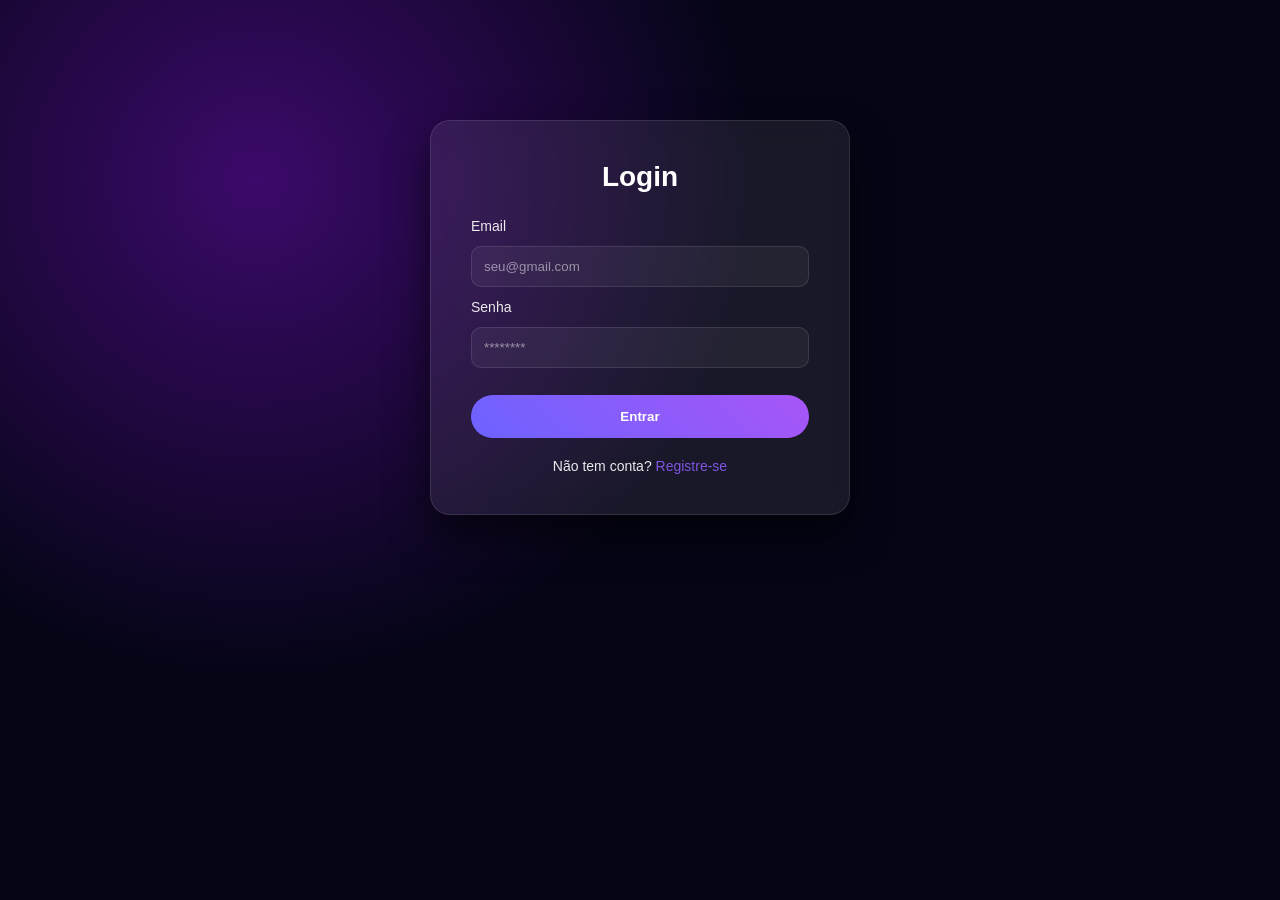
<file: course.html>
<!DOCTYPE html>
<html lang="pt-br">

<head>
    <meta charset="UTF-8">
    <meta name="viewport" content="width=device-width, initial-scale=1.0">
    <title>Curso - CODIFY</title>
    <link rel="stylesheet" href="Pessoal.css">
</head>

<body>

    <aside class="sidebar">
        <h2>Menu</h2>
        <div class="logo">CODIFY</div>
        <ul>
            <li><a href="dashboard.html">Dashboard</a></li>
            <li><a href="cursos/html/index.html">HTML</a></li>
            <li><a href="cursos/css/index.html">CSS</a></li>
            <li><a href="cursos/javascript/index.html">JavaScript</a></li>
            <li><a href="perfil.html">Perfil</a></li>
            <li><a href="index.html" id="logout">Logout</a></li>
        </ul>
    </aside>

    <main class="course-content">
        <button id="backBtn">Voltar ao Dashboard</button>
        <h1 id="courseTitle">Carregando...</h1>
        <div id="courseModules"></div>
    </main>

    <script src="api.js"></script>
    <script>
        if (!api.token) {
            window.location.href = 'login.html';
        }

        const urlParams = new URLSearchParams(window.location.search);
        const courseId = urlParams.get('courseId');

        async function loadCourse() {
            try {
                const data = await api.getCourse(courseId);

                if (data.success) {
                    const course = data.data;
                    document.getElementById('courseTitle').textContent = course.title;
                    const modulesDiv = document.getElementById('courseModules');
                    course.modules.forEach(module => {
                        const moduleDiv = document.createElement('div');
                        moduleDiv.className = 'module';

                        const titleEl = document.createElement('h2');
                        titleEl.textContent = module.title;

                        const descEl = document.createElement('p');
                        descEl.textContent = module.description;

                        const list = document.createElement('ul');
                        list.className = 'lessons-list';

                        (module.lessons || []).forEach(lesson => {
                            const li = document.createElement('li');
                            const link = document.createElement('a');
                            link.href = '#';
                            link.textContent = lesson.title + (lesson.completed ? ' (Completo)' : '');
                            link.addEventListener('click', (e) => {
                                e.preventDefault();
                                openLesson(lesson.id, lesson.title);
                            });
                            li.appendChild(link);
                            list.appendChild(li);
                        });

                        moduleDiv.appendChild(titleEl);
                        moduleDiv.appendChild(descEl);
                        moduleDiv.appendChild(list);
                        modulesDiv.appendChild(moduleDiv);
                    });
                } else {
                    alert('Erro: ' + data.error.message);
                }
            } catch (error) {
                alert('Erro: ' + error.message);
            }
        }

        function openLesson(lessonId, title) {
            const cleanId = lessonId.replace('les_', '');
            window.location.href = `lesson.html?lessonId=${cleanId}`;
        }

        loadCourse();

        document.getElementById('backBtn').addEventListener('click', () => {
            window.location.href = 'dashboard.html';
        });
    </script>

    <script>
        document.getElementById('logout').addEventListener('click', (e) => {
            e.preventDefault();
            api.clearToken();
            window.location.href = 'index.html';
        });
    </script>
</body>

</html>
</file>
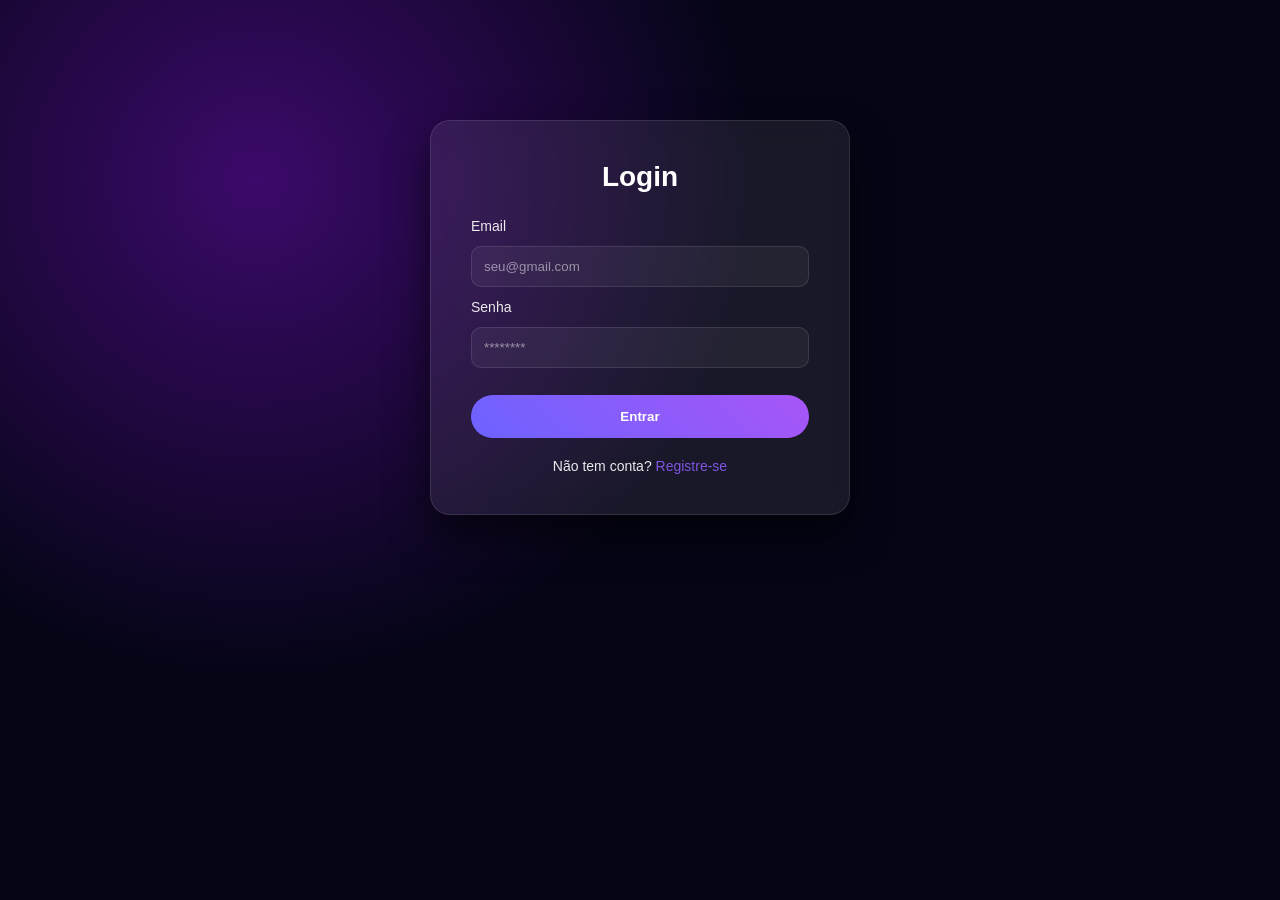
<file: dashboard.html>
<!DOCTYPE html>
<html lang="pt-br">

<head>
    <meta charset="UTF-8">
    <meta name="viewport" content="width=device-width, initial-scale=1.0">
    <title>Dashboard - CODIFY</title>
    <link rel="stylesheet" href="Pessoal.css">
</head>

<body>

    <nav class="topbar">
        <button id="toggleSidebar" class="icon-btn" aria-label="Toggle menu">☰</button>
        <div class="topbar-title">CODIFY</div>
        <div class="topbar-actions">
            <button id="logout" class="icon-btn" aria-label="Logout">⏻</button>
        </div>
    </nav>

    <aside class="sidebar" id="sidebar">
        <div class="sidebar-header">
            <div class="logo">CODIFY</div>
            <button id="closeSidebar" class="icon-btn" aria-label="Fechar menu">✕</button>
        </div>
        <ul>
            <li><a href="dashboard.html">Dashboard</a></li>
            <li><a href="cursos/html/index.html">HTML</a></li>
            <li><a href="cursos/css/index.html">CSS</a></li>
            <li><a href="cursos/javascript/index.html">JavaScript</a></li>
            <li><a href="perfil.html">Perfil</a></li>
        </ul>
    </aside>

    <div id="preloader" class="preloader">
        <div class="spinner"></div>
        <div class="preloader-text">Carregando painel...</div>
    </div>

    <main class="dashboard-content">
        <header class="dashboard-header">
            <h1>Bem-vindo, <span id="userName">Usuário</span>!</h1>
            <div class="dashboard-welcome">Aqui estão seus cursos e progresso.</div>
        </header>

        <section class="progress-overview">
            <h2>Seu Progresso</h2>
            <div id="progressStats" class="progress-grid">
                <div class="progress-card">
                    <span class="progress-title">Cursos em andamento</span>
                    <span class="progress-value" id="coursesInProgress">0</span>
                </div>
                <div class="progress-card">
                    <span class="progress-title">Cursos completados</span>
                    <span class="progress-value" id="completedCourses">0</span>
                </div>
                <div class="progress-card">
                    <span class="progress-title">Lições assistidas</span>
                    <span class="progress-value" id="totalLessons">0</span>
                </div>
            </div>
        </section>

        <section class="course-cards">
            <div class="section-header">
                <h2>Cursos Disponíveis</h2>
                <span class="section-subtitle">Clique em um curso para continuar aprendendo.</span>
            </div>
            <div id="courseList"></div>
        </section>
    </main>
    <script src="api.js"></script>
    <script>
        if (!api.token) {
            window.location.href = 'login.html';
        }

        const sidebar = document.getElementById('sidebar');
        const preloader = document.getElementById('preloader');

        function showPreloader(show) {
            preloader.style.display = show ? 'flex' : 'none';
        }

        document.getElementById('toggleSidebar').addEventListener('click', () => {
            sidebar.classList.toggle('collapsed');
        });

        document.getElementById('closeSidebar').addEventListener('click', () => {
            sidebar.classList.add('collapsed');
        });

        document.getElementById('logout').addEventListener('click', (e) => {
            e.preventDefault();
            api.clearToken();
            window.location.href = 'index.html';
        });

        async function loadDashboard() {
            try {
                showPreloader(true);
                const data = await api.getDashboard();
                showPreloader(false);

                if (data.success) {
                    const user = data.data.user;
                    document.getElementById('userName').textContent = user.name;

                    const progress = data.data.progress;
                    document.getElementById('coursesInProgress').textContent = progress.coursesInProgress;
                    document.getElementById('completedCourses').textContent = progress.completedCourses;
                    document.getElementById('totalLessons').textContent = progress.totalLessonsWatched;

                    const courseList = document.getElementById('courseList');
                    courseList.innerHTML = '';

                    data.data.courses.forEach(course => {
                        const courseDiv = document.createElement('div');
                        courseDiv.className = 'card course-card';
                        courseDiv.innerHTML = `
                            <h3>${course.title}</h3>
                            <p>${course.description}</p>
                            <div class="progress-bar">
                                <div class="progress-fill" style="width: ${course.progress}%"></div>
                                <span class="progress-text">${course.progress}%</span>
                            </div>
                            <button onclick="openCourse('${course.id}')">Continuar</button>
                        `;
                        courseList.appendChild(courseDiv);
                    });
                } else {
                    alert('Erro ao carregar dashboard: ' + data.error.message);
                }
            } catch (error) {
                showPreloader(false);
                alert('Erro: ' + error.message);
            }
        }

        function openCourse(courseId) {
            window.location.href = `course.html?courseId=${courseId}`;
        }

        loadDashboard();
    </script>
</body>

</html>
</file>
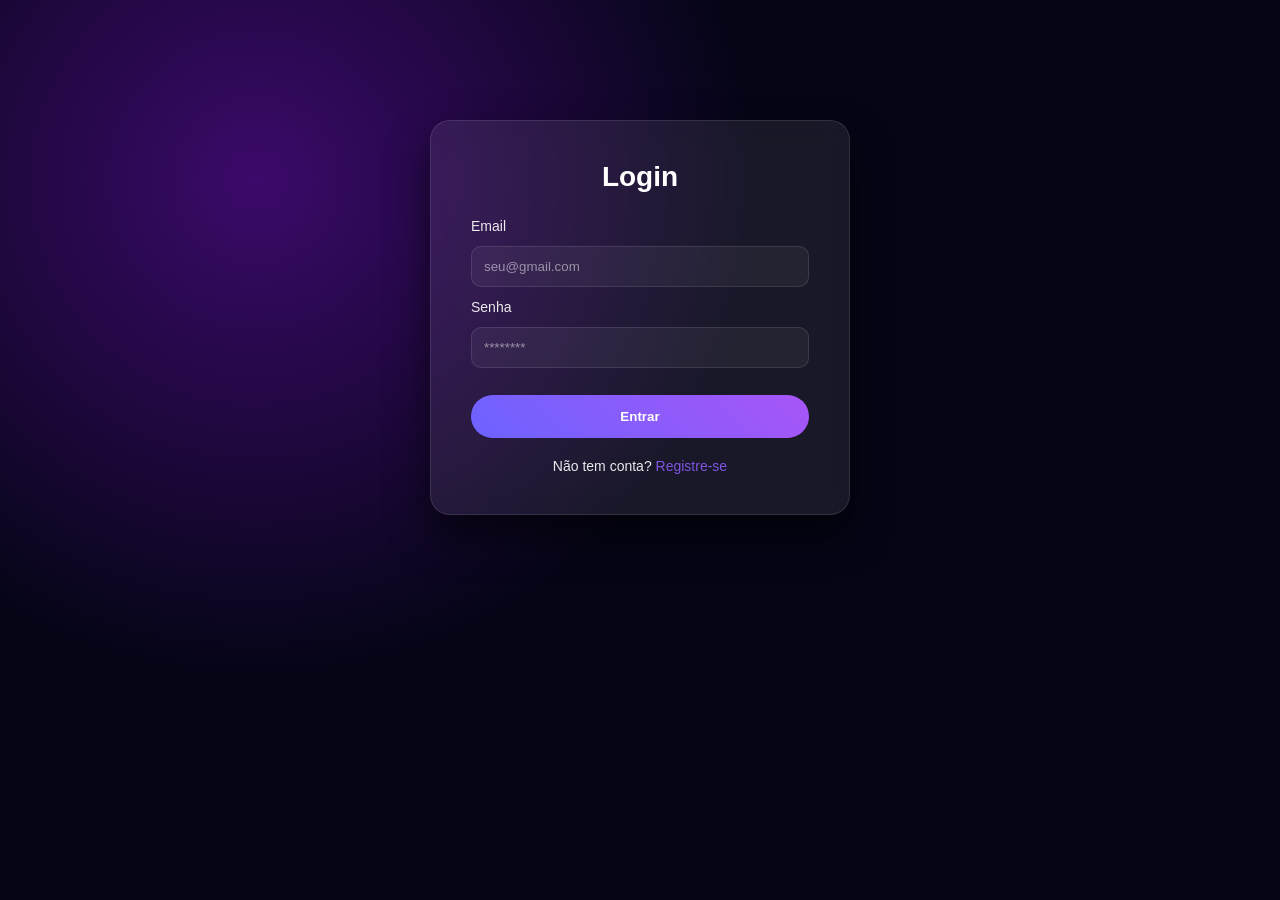
<file: lesson.html>
<!DOCTYPE html>
<html lang="pt-br">

<head>
    <meta charset="UTF-8">
    <meta name="viewport" content="width=device-width, initial-scale=1.0">
    <title>Lição - CODIFY</title>
    <link rel="stylesheet" href="Pessoal.css">
</head>

<body>

    <aside class="sidebar">
        <h2>Menu</h2>
        <div class="logo">CODIFY</div>
        <ul>
            <li><a href="dashboard.html">Dashboard</a></li>
            <li><a href="cursos/html/index.html">HTML</a></li>
            <li><a href="cursos/css/index.html">CSS</a></li>
            <li><a href="cursos/javascript/index.html">JavaScript</a></li>
            <li><a href="perfil.html">Perfil</a></li>
            <li><a href="index.html" id="logout">Logout</a></li>
        </ul>
    </aside>

    <main class="course-content">
        <button id="backBtn">Voltar ao Curso</button>
        <h1 id="lessonTitle">Carregando...</h1>
        <div id="lessonContent" class="lesson-content"></div>
    </main>

    <script src="api.js"></script>
    <script>
        if (!api.token) {
            window.location.href = 'login.html';
        }

        const urlParams = new URLSearchParams(window.location.search);
        const lessonId = urlParams.get('lessonId');

        function renderMarkdown(text) {
            // render simples de Markdown (suporta #, **, *, links e listas)
            let html = text
                .replace(/&/g, '&amp;')
                .replace(/</g, '&lt;')
                .replace(/>/g, '&gt;');

            // code blocks
            html = html.replace(/```([\s\S]*?)```/g, (m, code) => {
                return `<pre class="code-block"><code>${code}</code></pre>`;
            });

            // headings
            html = html.replace(/^### (.*)$/gm, '<h3>$1</h3>');
            html = html.replace(/^## (.*)$/gm, '<h2>$1</h2>');
            html = html.replace(/^# (.*)$/gm, '<h1>$1</h1>');

            // bold/italic
            html = html.replace(/\*\*(.*?)\*\*/g, '<strong>$1</strong>');
            html = html.replace(/\*(.*?)\*/g, '<em>$1</em>');

            // links
            html = html.replace(/\[([^\]]+)\]\(([^\)]+)\)/g, '<a href="$2" target="_blank">$1</a>');

            // lists
            html = html.replace(/^\s*\- (.*)$/gm, '<li>$1</li>');
            html = html.replace(/(<li>.*<\/li>)(\s*<li>.*<\/li>)+/g, (m) => `<ul>${m}</ul>`);

            // paragraphs
            html = html.replace(/^(?!<h|<ul|<li|<pre|<a)([^\n]+)$/gm, '<p>$1</p>');

            return html;
        }

        async function loadLesson() {
            try {
                const data = await api.getLesson(lessonId);

                if (data.success) {
                    const lesson = data.data;
                    document.getElementById('lessonTitle').textContent = lesson.title;
                    document.getElementById('lessonContent').innerHTML = renderMarkdown(lesson.content || '');
                } else {
                    document.getElementById('lessonTitle').textContent = 'Erro ao carregar lição';
                    document.getElementById('lessonContent').textContent = data.error?.message || 'Conteúdo indisponível';
                }
            } catch (error) {
                document.getElementById('lessonTitle').textContent = 'Erro de conexão';
                document.getElementById('lessonContent').textContent = error.message;
            }
        }

        loadLesson();

        document.getElementById('backBtn').addEventListener('click', () => {
            window.history.back();
        });

        document.getElementById('logout').addEventListener('click', (e) => {
            e.preventDefault();
            api.clearToken();
            window.location.href = 'index.html';
        });
    </script>
</body>

</html>
</file>
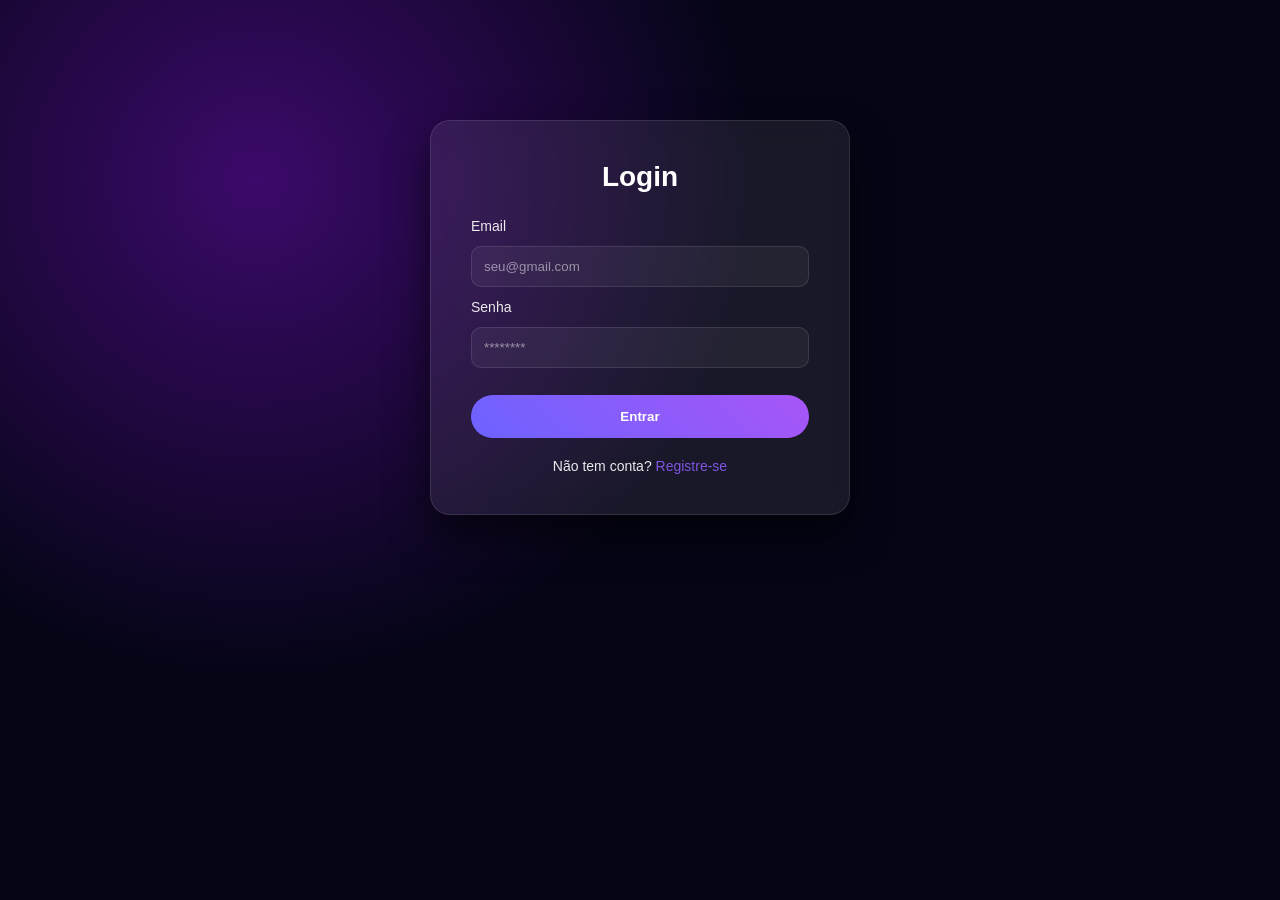
<file: login.html>
<!DOCTYPE html>
<html lang="pt-br">

<head>
    <meta charset="UTF-8">
    <meta name="viewport" content="width=device-width, initial-scale=1.0">
    <title>Login - CODIFY</title>
    <link rel="stylesheet" href="Style.css">
</head>

<body>
    <div class="auth-container">
        <h1>Login</h1>
        <form id="loginForm">
            <label for="email">Email</label>
            <input type="email" id="email" name="email" placeholder="seu@gmail.com" required>

            <label for="password">Senha</label>
            <input type="password" id="password" name="password" placeholder="********" required>

            <button type="submit">Entrar</button>
        </form>
        <p>Não tem conta? <a href="registro.html">Registre-se</a></p>
        <div id="errorMessage" style="color: red; display: none;"></div>
    </div>
    <script src="api.js"></script>
    <script>
        document.getElementById('loginForm').addEventListener('submit', async (e) => {
            e.preventDefault();
            const email = document.getElementById('email').value;
            const password = document.getElementById('password').value;

            try {
                const data = await api.login(email, password);

                if (data.success) {
                    api.setToken(data.data.token, data.data.user);
                    window.location.href = 'dashboard.html';
                } else {
                    document.getElementById('errorMessage').textContent = data.error.message;
                    document.getElementById('errorMessage').style.display = 'block';
                }
            } catch (error) {
                document.getElementById('errorMessage').textContent = 'Erro de conexão';
                document.getElementById('errorMessage').style.display = 'block';
            }
        });
    </script>
</body>

</html>
</file>
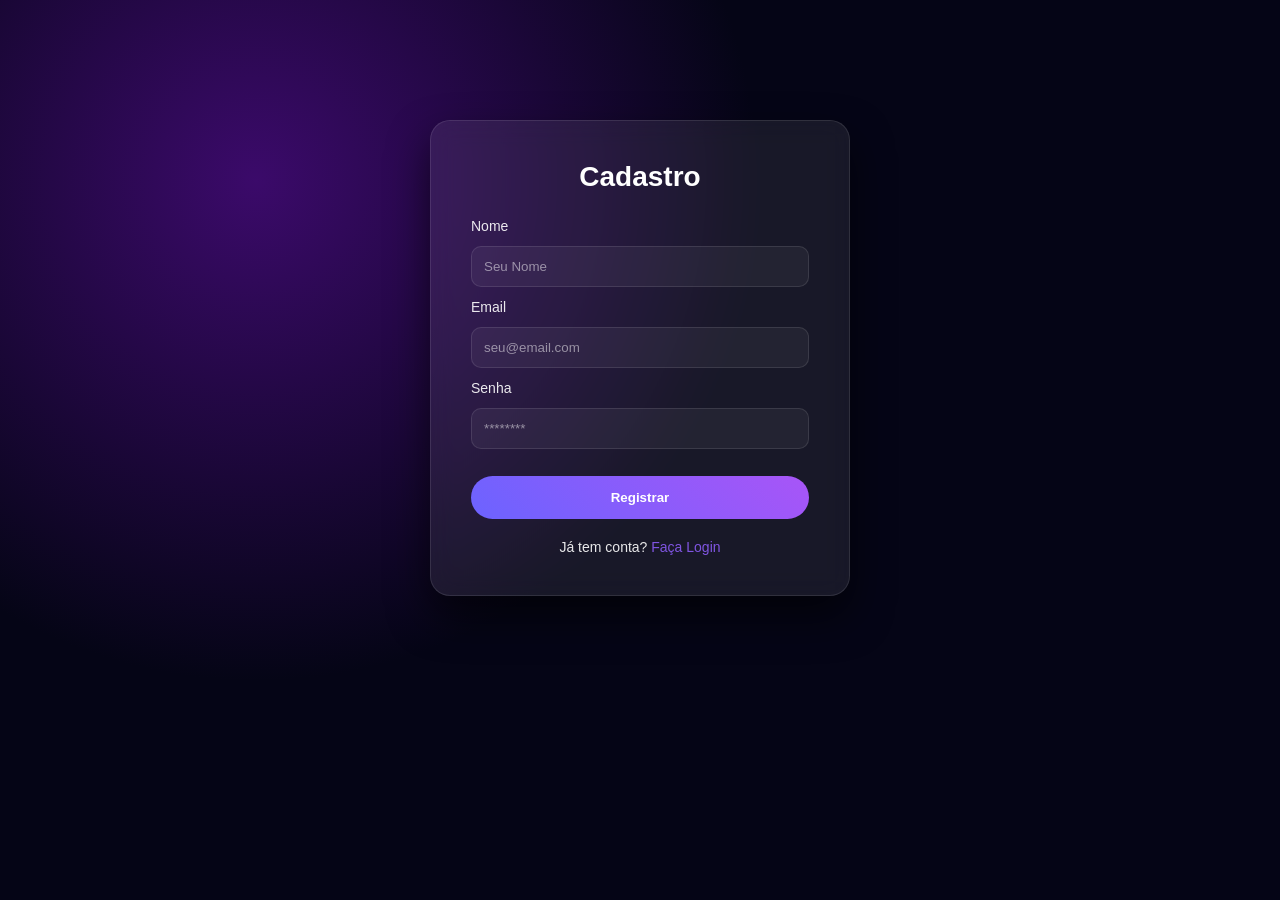
<file: registro.html>
<!DOCTYPE html>
<html lang="pt-br">

<head>
    <meta charset="UTF-8">
    <meta name="viewport" content="width=device-width, initial-scale=1.0">
    <title>Cadastro - CODIFY</title>
    <link rel="stylesheet" href="Style.css">
</head>

<body>
    <div class="auth-container">
        <h1>Cadastro</h1>
        <form id="registerForm">
            <label for="name">Nome</label>
            <input type="text" id="name" name="name" placeholder="Seu Nome" required>

            <label for="email">Email</label>
            <input type="email" id="email" name="email" placeholder="seu@email.com" required>

            <label for="password">Senha</label>
            <input type="password" id="password" name="password" placeholder="********" required>

            <button type="submit">Registrar</button>
        </form>
        <p>Já tem conta? <a href="login.html">Faça Login</a></p>
        <div id="errorMessage" style="color: red; display: none;"></div>
    </div>
    <script src="api.js"></script>
    <script>
        document.getElementById('registerForm').addEventListener('submit', async (e) => {
            e.preventDefault();
            const name = document.getElementById('name').value;
            const email = document.getElementById('email').value;
            const password = document.getElementById('password').value;

            try {
                const data = await api.register(name, email, password);

                if (data.success) {
                    api.setToken(data.data.token, data.data.user);
                    window.location.href = 'dashboard.html';
                } else {
                    document.getElementById('errorMessage').textContent = data.error.message;
                    document.getElementById('errorMessage').style.display = 'block';
                }
            } catch (error) {
                document.getElementById('errorMessage').textContent = 'Erro de conexão';
                document.getElementById('errorMessage').style.display = 'block';
            }
        });
    </script>
</body>

</html>
</file>
<file: Pessoal.css>
body {
    display: flex;
    min-height: 100vh;
    background:
        radial-gradient(circle at 20% 20%, #3b0a6a, transparent 40%),
        radial-gradient(circle at 10% 00%, #1b3fff, transparent 40%),
        #050516;
    color: white;
    font-family: 'Poppins', sans-serif;
}

.sidebar {
    width: 250px;
    max-width: 250px;
    background: rgba(20, 20, 50, 0.8);
    backdrop-filter: blur(20px);
    border-right: 1px solid rgba(255, 255, 255, 0.1);
    padding: 30px 20px;
    position: fixed;
    top: 0;
    bottom: 0;
    left: 0;
    z-index: 20;
    transition: transform 0.3s ease, width 0.3s ease;
}

.sidebar.collapsed {
    transform: translateX(-100%);
}

.sidebar-header {
    display: flex;
    align-items: center;
    justify-content: space-between;
    margin-bottom: 30px;
}

.sidebar h2 {
    font-size: 14px;
    opacity: .7;
    margin-bottom: 10px;
}

.sidebar .logo {
    font-size: 24px;
    font-weight: 700;
}

.icon-btn {
    background: transparent;
    border: none;
    color: inherit;
    font-size: 20px;
    cursor: pointer;
    padding: 6px;
    border-radius: 10px;
    transition: background 0.25s ease;
}

.icon-btn:hover {
    background: rgba(255, 255, 255, 0.12);
}
.sidebar ul {
    list-style: none;
}

.sidebar ul li {
    margin-bottom: 15px;
}

.sidebar ul a {
    text-decoration: none;
    color: white;
    display: block;
    padding: 10px;
    border-radius: 8px;
    transition: .3s;
}

.sidebar ul a:hover {
    background: rgba(255, 255, 255, 0.1);
}



.dashboard-content,
.profile-content,
.course-content {
    margin-left: 260px;
    padding: 40px;
    width: calc(100% - 260px);
    flex: 1;
    box-sizing: border-box;
    min-height: 100vh;
}

.topbar {
    position: fixed;
    top: 0;
    left: 0;
    right: 0;
    height: 60px;
    display: flex;
    align-items: center;
    justify-content: space-between;
    padding: 0 20px;
    background: rgba(10, 10, 30, 0.9);
    backdrop-filter: blur(20px);
    border-bottom: 1px solid rgba(255, 255, 255, 0.08);
    z-index: 30;
}

.topbar-title {
    font-size: 18px;
    font-weight: 700;
}

.topbar-actions {
    display: flex;
    align-items: center;
    gap: 12px;
}

.course-content {
    padding-top: 90px;
}

.dashboard-content h1,
.profile-content h1 {
    font-size: 32px;
    margin-bottom: 30px;
}


.card,
.progress-overview,
.user-photo,
.user-bio,
.user-info,
.user-progress {
    background: rgba(255, 255, 255, 0.07);
    border: 1px solid rgba(255, 255, 255, 0.1);
    border-radius: 20px;
    padding: 25px;
    backdrop-filter: blur(10px);
    box-shadow: 0 10px 30px rgba(0, 0, 0, 0.5);
    margin-bottom: 25px;
}

.preloader {
    position: fixed;
    inset: 0;
    background: rgba(0, 0, 0, 0.8);
    display: none;
    align-items: center;
    justify-content: center;
    flex-direction: column;
    gap: 16px;
    z-index: 100;
}

.spinner {
    width: 60px;
    height: 60px;
    border: 6px solid rgba(255, 255, 255, 0.1);
    border-top: 6px solid #6c63ff;
    border-radius: 50%;
    animation: spin 1s linear infinite;
}

.preloader-text {
    color: rgba(255, 255, 255, 0.9);
    font-size: 16px;
}

@keyframes spin {
    to { transform: rotate(360deg); }
}

.course-cards {
    display: grid;
    grid-template-columns: repeat(auto-fit, minmax(200px, 1fr));
    gap: 20px;
    margin-top: 20px;
}

.card {
    text-align: center;
    font-weight: 600;
    font-size: 18px;
    cursor: pointer;
    transition: .3s;
    position: relative;
    overflow: hidden;
}

.card:hover {
    transform: translateY(-6px);
    background: linear-gradient(45deg, #8b5cf6, #a855f7);
    color: white;
}

.card h3 {
    margin-bottom: 10px;
    font-size: 20px;
}

.card p {
    margin-bottom: 15px;
    font-size: 14px;
    opacity: 0.8;
}

.card button {
    background: linear-gradient(45deg, #6c63ff, #8b5cf6);
    color: white;
    border: none;
    padding: 10px 20px;
    border-radius: 20px;
    cursor: pointer;
    transition: .3s;
    font-weight: 600;
}

.card button:hover {
    background: linear-gradient(45deg, #5a52d5, #7c3aed);
    transform: scale(1.05);
}

.progress-bar {
    width: 100%;
    height: 20px;
    background: rgba(255, 255, 255, 0.2);
    border-radius: 10px;
    margin-bottom: 15px;
    position: relative;
}

.progress-fill {
    height: 100%;
    background: linear-gradient(45deg, #10b981, #34d399);
    border-radius: 10px;
    transition: width 0.3s ease;
}

.progress-text {
    position: absolute;
    top: 50%;
    left: 50%;
    transform: translate(-50%, -50%);
    font-size: 12px;
    font-weight: bold;
    color: white;
}

.module {
    background: rgba(255, 255, 255, 0.07);
    border: 1px solid rgba(255, 255, 255, 0.1);
    border-radius: 15px;
    padding: 20px;
    margin-bottom: 20px;
    backdrop-filter: blur(10px);
}

.module details {
    cursor: pointer;
}

.module summary {
    font-size: 18px;
    font-weight: 600;
    margin-bottom: 10px;
}

.module p {
    margin-bottom: 15px;
    opacity: 0.8;
}

.lessons-list {
    list-style: none;
    padding: 0;
}

.lessons-list li {
    background: rgba(255, 255, 255, 0.05);
    margin-bottom: 10px;
    padding: 10px;
    border-radius: 10px;
    cursor: pointer;
    transition: .3s;
}

.lessons-list li:hover {
    background: rgba(255, 255, 255, 0.1);
    transform: translateX(5px);
}

#backBtn {
    background: linear-gradient(45deg, #6c63ff, #8b5cf6);
    color: white;
    border: none;
    padding: 10px 20px;
    border-radius: 20px;
    cursor: pointer;
    font-weight: 600;
    margin-bottom: 20px;
    transition: .3s;
}

#backBtn:hover {
    background: linear-gradient(45deg, #5a52d5, #7c3aed);
    transform: scale(1.05);
}

.profile-header {
    display: flex;
    align-items: center;
    gap: 30px;
    margin-bottom: 40px;
    padding: 30px;
    background: rgba(255, 255, 255, 0.07);
    border-radius: 20px;
    backdrop-filter: blur(10px);
}

.profile-header .user-photo {
    position: relative;
}

.profile-header .user-photo img {
    width: 120px;
    height: 120px;
    border-radius: 50%;
    border: 4px solid #6c63ff;
    transition: .3s;
}

.profile-header .user-photo img:hover {
    transform: scale(1.1);
}

.profile-header .user-photo input {
    position: absolute;
    bottom: 0;
    right: 0;
    opacity: 0;
    width: 100%;
    height: 100%;
    cursor: pointer;
}

.profile-header .user-info h1 {
    font-size: 32px;
    margin-bottom: 5px;
}

.profile-header .user-info p {
    opacity: 0.7;
}

.progress-item {
    margin-bottom: 20px;
}

.progress-item label {
    display: block;
    margin-bottom: 5px;
    font-weight: 600;
}

.user-progress ul {
    list-style: none;
    margin-top: 10px;
}

.user-progress li {
    margin-bottom: 10px;
    font-size: 15px;
}

.user-photo input {
    margin-top: 10px;
}

.user-bio textarea {
    width: 100%;
    height: 100px;
    padding: 15px;
    border-radius: 15px;
    border: none;
    background: rgba(255, 255, 255, 0.08);
    color: white;
    resize: vertical;
    font-family: inherit;
    font-size: 14px;
    transition: .3s;
}

.user-bio textarea:focus {
    background: rgba(255, 255, 255, 0.12);
    outline: none;
    box-shadow: 0 0 0 2px rgba(108, 99, 255, 0.5);
}

.user-bio button {
    margin-top: 15px;
    padding: 12px 25px;
    border: none;
    border-radius: 25px;
    background: linear-gradient(45deg, #6c63ff, #8b5cf6);
    color: white;
    cursor: pointer;
    font-weight: 600;
    transition: .3s;
}

.user-bio button:hover {
    background: linear-gradient(45deg, #5a52d5, #7c3aed);
    transform: translateY(-2px);
}

.user-info p {
    margin: 10px 0;
}

@media(max-width:900px) {

    .sidebar {
        width: 200px;
    }

    .dashboard-content,
    .profile-content {
        margin-left: 210px;
    }

}

@media(max-width:700px) {

    .sidebar {
        display: none;
    }

    .dashboard-content,
    .profile-content {
        margin-left: 0;
    }

}
</file>
<file: Style.css>
* {
    margin: 0;
    padding: 0;
    box-sizing: border-box;
}

body {
    font-family: 'Poppins', sans-serif;
    color: white;
    background: #050516;
    overflow-x: hidden;
}

body::before {
    content: "";
    position: fixed;
    top: 0;
    left: 0;
    width: 100%;
    height: 100%;
    background: radial-gradient(circle at 20% 20%, #3b0a6a, #050516 40%),
        radial-gradient(circle at 80% 70%, #1b3fff, #050516 40%);
    z-index: -2;
}

/* NAVBAR */

.header {
    position: fixed;
    top: 0;
    width: 100%;
    backdrop-filter: blur(12px);
    background: rgba(10, 10, 30, 0.6);
    border-bottom: 1px solid rgba(255, 255, 255, 0.1);
    z-index: 1000;
}

.nav {
    display:flex;
    max-width: 1200px;
    margin: auto;
    display: flex;
    justify-content: space-between;
    align-items: center;
    padding: 20px;
}

.navbar-container{
    display:flex;
    align-items:center;
    justify-content:space-around;
    padding:20px;
}


.logo {
    font-size: 22px;
    font-weight: 700;
    letter-spacing: 1px;
}

.nav-links {
    list-style: none;
    display: flex;
    gap: 30px;
    float: right;
}

.nav-links a {
    letter-spacing: 2px;
    margin-left: 15px;
    color: whitesmoke;
    text-decoration: none;
}

.nav-links a:hover {
    opacity: 1;
}

.nav-links :active {
    color: #a855f7;
}

.btn-start {
    Position:absolute;
    background: linear-gradient(45deg, #6c63ff, #8b5cf6);
    padding: 10px 22px;
    border-radius: 30px;
    text-decoration: none;
    color: white;
    font-weight: 500;
}


.hero {
    height: 100vh;
    display: flex;
    align-items: center;
    justify-content: center;
    text-align: center;
    padding: 20px;
    position: relative;
    background: url("background.jpg") center/cover no-repeat;
}

.hero::after {
    content: "";
    position: absolute;
    inset: 0;
    background: linear-gradient(120deg, rgba(5, 5, 20, 0.9), rgba(80, 0, 150, 0.7));
}

.hero-content {
    position: relative;
    z-index: 2;
    max-width: 750px;
}

.hero .tag {
    display: inline-block;
    background: rgba(255, 255, 255, 0.1);
    padding: 8px 20px;
    border-radius: 30px;
    margin-bottom: 20px;
    font-size: 13px;
}

.hero h1 {
    font-size: 52px;
    font-weight: 700;
    line-height: 1.2;
    margin-bottom: 20px;
}

.hero span {
    color: #7dd3fc;
}

.hero-text {
    opacity: 0.85;
    font-size: 18px;
    margin-bottom: 30px;
}

.hero-buttons {
    display: flex;
    justify-content: center;
    gap: 20px;
    flex-wrap: wrap;
}

.btn-primary {
    background: linear-gradient(45deg, #6c63ff, #8b5cf6);
    padding: 14px 30px;
    border-radius: 40px;
    text-decoration: none;
    color: white;
    font-weight: 600;
    transition: .3s;
}

.btn-primary:hover {
    transform: translateY(-4px);
    box-shadow: 0 10px 30px rgba(108, 99, 255, 0.5);
}

.btn-secondary {
    background: rgba(255, 255, 255, 0.1);
    padding: 14px 30px;
    border-radius: 40px;
    text-decoration: none;
    color: white;
    backdrop-filter: blur(10px);
}

.container {
    max-width: 1200px;
    margin: auto;
    padding: 120px 20px;
}

.features {
    display: grid;
    grid-template-columns: repeat(auto-fit, minmax(250px, 1fr));
    gap: 30px;
    margin-top: -80px;
}

.feature-card {
    background: rgba(255, 255, 255, 0.08);
    border: 1px solid rgba(255, 255, 255, 0.1);
    backdrop-filter: blur(10px);
    padding: 30px;
    border-radius: 20px;
    transition: .3s;
}

.feature-card:hover {
    transform: translateY(-8px);
    box-shadow: 0 10px 40px rgba(0, 0, 0, 0.6);
}

.about {
    display: grid;
    grid-template-columns: 1fr 1fr;
    gap: 60px;
    align-items: center;
    margin-top: 100px;
}

.about img {
    width: 100%;
    border-radius: 20px;
}

.about h2 {
    font-size: 36px;
    margin-bottom: 20px;
}


.courses {
    text-align: center;
    margin-top: 100px;
}

.courses-grid {
    display: grid;
    grid-template-columns: repeat(auto-fit, minmax(250px, 1fr));
    gap: 30px;
    margin-top: 40px;
}

.course-card {
    background: rgba(255, 255, 255, 0.08);
    border-radius: 20px;
    padding: 30px;
    backdrop-filter: blur(10px);
    border: 1px solid rgba(255, 255, 255, 0.1);
    transition: .3s;
}

.course-card:hover {
    transform: translateY(-10px);
}

.course-card img {
    width: 70px;
    margin-bottom: 15px;
}

.course-card button {
    margin-top: 15px;
    background: linear-gradient(45deg, #6c63ff, #8b5cf6);
    border: none;
    padding: 12px 24px;
    border-radius: 30px;
    color: white;
    font-weight: 600;
    cursor: pointer;
}

.footer {
    margin-top: 120px;
    padding: 40px;
    text-align: center;
    background: #020617;
}

.auth-container {
    width: 100%;
    max-width: 420px;
    margin: 120px auto;
    padding: 40px;

    background: rgba(255, 255, 255, 0.08);
    border: 1px solid rgba(255, 255, 255, 0.1);
    border-radius: 20px;
    backdrop-filter: blur(12px);

    box-shadow: 0 20px 40px rgba(0, 0, 0, 0.6);
    text-align: center;
}

.auth-container h1 {
    margin-bottom: 25px;
    font-size: 28px;
}

.auth-container form {
    display: flex;
    flex-direction: column;
    gap: 12px;
    text-align: left;
}

.auth-container label {
    font-size: 14px;
    opacity: 0.9;
}

.auth-container input {
    padding: 12px;
    border-radius: 10px;
    border: 1px solid rgba(255, 255, 255, 0.1);
    background: rgba(255, 255, 255, 0.05);
    color: white;
    outline: none;
    transition: 0.3s;
}

.auth-container input::placeholder {
    color: rgba(255, 255, 255, 0.5);
}

.auth-container input:focus {
    border-color: #6c63ff;
    box-shadow: 0 0 10px rgba(108, 99, 255, 0.5);
}

.auth-container button {
    margin-top: 15px;
    padding: 14px;
    border: none;
    border-radius: 30px;

    background: linear-gradient(45deg, #6c63ff, #a855f7);

    color: white;
    font-weight: 600;
    cursor: pointer;
    transition: 0.3s;
}

.auth-container button:hover {
    transform: translateY(-3px);
    box-shadow: 0 10px 25px rgba(108, 99, 255, 0.5);
}

/* TEXTO */

.auth-container p {
    margin-top: 20px;
    font-size: 14px;
    opacity: 0.9;
    text-align: center;
}

/* LINK */

.auth-container a {
    color: #8b5cf6;
    text-decoration: none;
    font-weight: 500;
}

.auth-container a:hover {
    text-decoration: underline;
}


@media (max-width:768px) {

    .hero h1 {
        font-size: 34px;
    }

    .hero-text {
        font-size: 16px;
    }

    .about {
        grid-template-columns: 1fr;
    }


}
</file>
